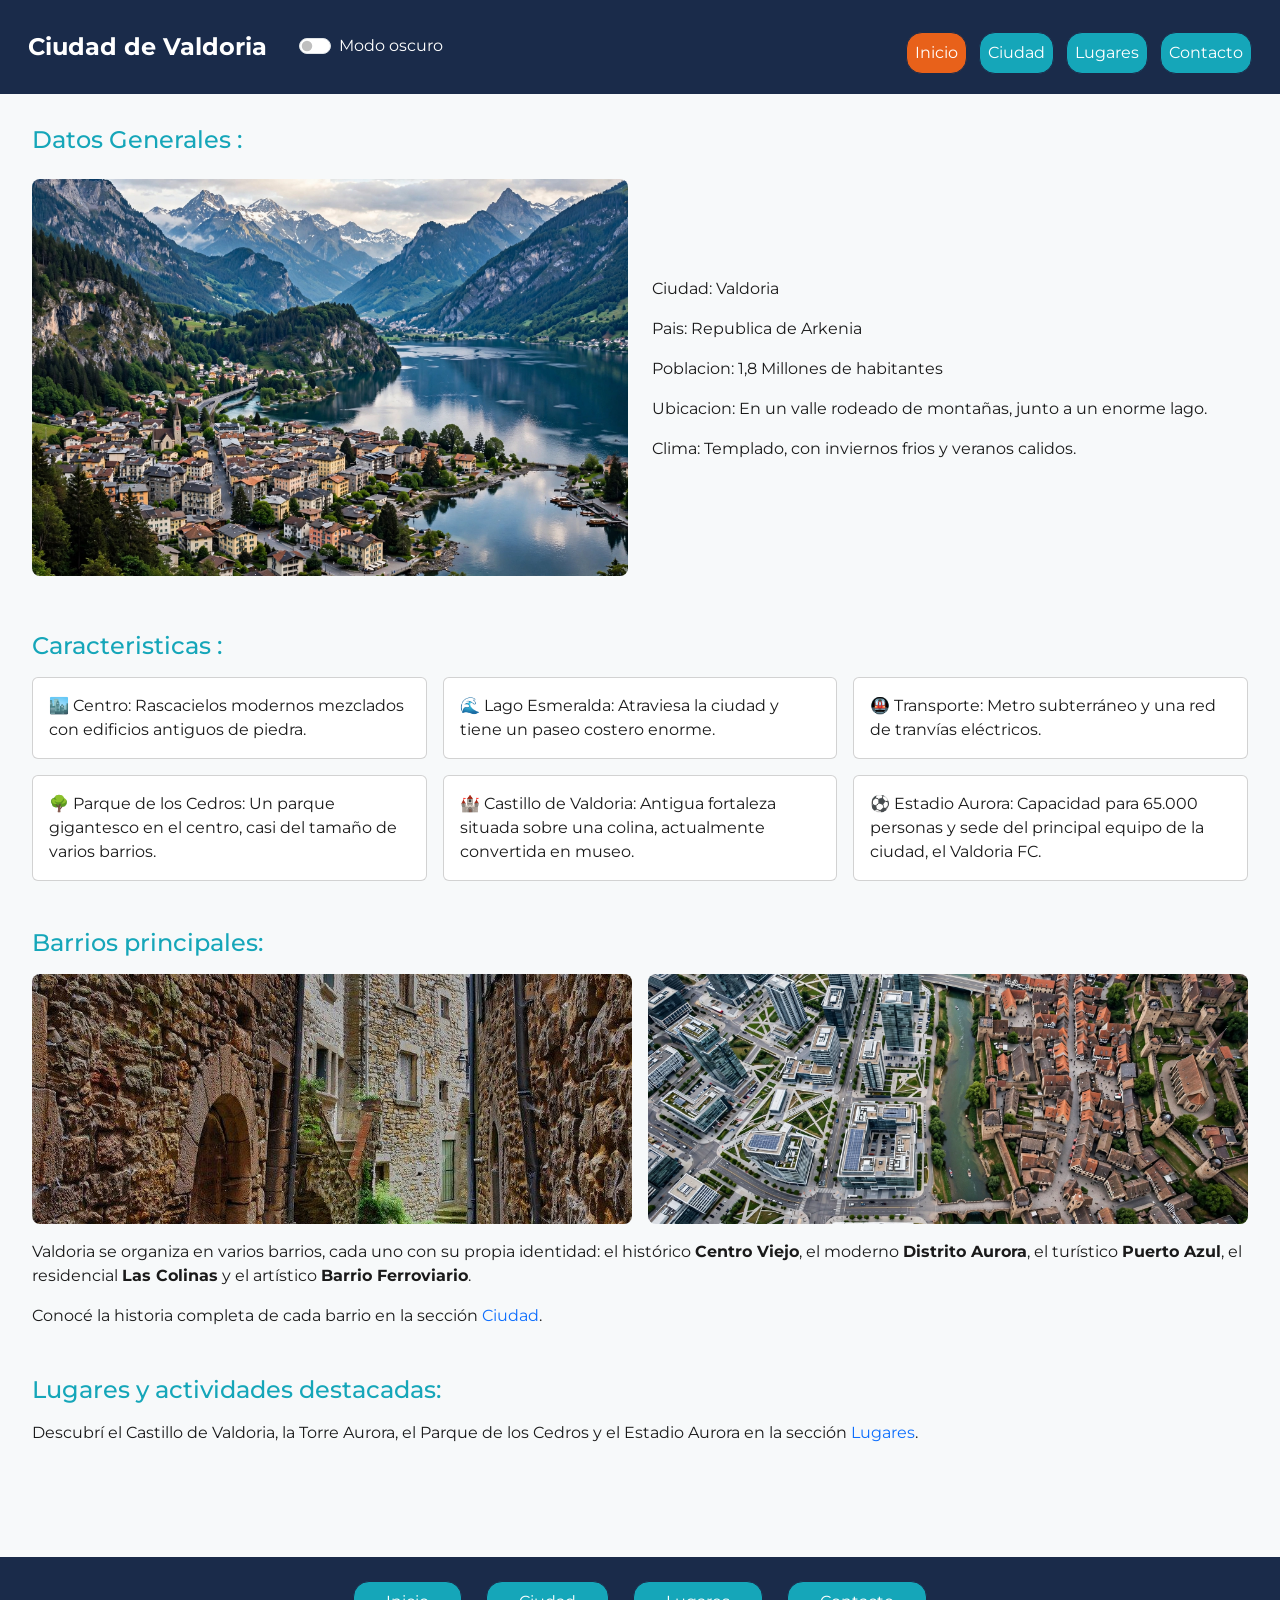
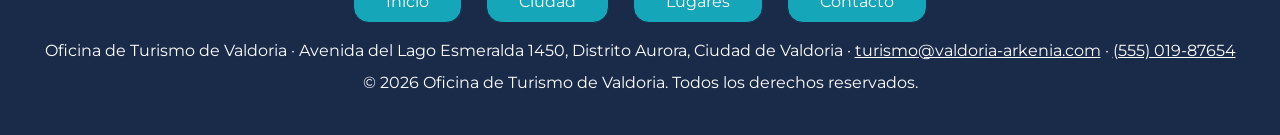
<file: index.html>
<!DOCTYPE html>
<html lang="es">
    <head>
        <meta charset="UTF-8">
        <meta name="viewport" content="width=device-width, initial-scale=1.0">
        <title>Valdoria | Inicio</title>
        <link rel="preconnect" href="https://fonts.googleapis.com">
        <link rel="preconnect" href="https://fonts.gstatic.com" crossorigin>
        <link href="https://fonts.googleapis.com/css2?family=Montserrat:ital,wght@0,100..900;1,100..900&family=Roboto:ital,wght@0,100..900;1,100..900&display=swap" rel="stylesheet">
        <link href="https://cdn.jsdelivr.net/npm/bootstrap@5.3.3/dist/css/bootstrap.min.css" rel="stylesheet">
        <link rel="stylesheet" href="CSS/estilos.css">
    </head>
    <body>
        <header>
            <nav class="navbar navbar-expand-lg navbar-dark" aria-label="Navegación principal">
                <div class="container-fluid">
                    <h1 class="m-0"><a class="navbar-brand" href="index.html">Ciudad de Valdoria</a></h1>
                    <div class="form-check form-switch text-white ms-3">
                        <input class="form-check-input" type="checkbox" role="switch" id="btn-modo">
                        <label class="form-check-label" for="btn-modo">Modo oscuro</label>
                    </div>
                    <button class="navbar-toggler" type="button" data-bs-toggle="collapse" data-bs-target="#menuPrincipal" aria-controls="menuPrincipal" aria-expanded="false" aria-label="Mostrar u ocultar el menú">
                        <span class="navbar-toggler-icon"></span>
                    </button>
                    <div class="collapse navbar-collapse" id="menuPrincipal">
                        <ul class="navbar-nav ms-auto mb-2 mb-lg-0">
                            <li class="nav-item"><a class="nav-link active" href="index.html" aria-current="page">Inicio</a></li>
                            <li class="nav-item"><a class="nav-link" href="ciudad.html">Ciudad</a></li>
                            <li class="nav-item"><a class="nav-link" href="lugares.html">Lugares</a></li>
                            <li class="nav-item"><a class="nav-link" href="contacto.html">Contacto</a></li>
                        </ul>
                    </div>
                </div>
            </nav>
        </header>
        <main>
            <section>
                <h2>Datos Generales :</h2>
                <div class="row g-4 align-items-center">
                    <div class="col-12 col-md-6">
                        <img class="img-fluid" src="Imagenes/img_de_prueba1.jpg" alt="Ciudad De Valdoria">
                    </div>
                    <div class="col-12 col-md-6">
                        <p>Ciudad: Valdoria</p>
                        <p>Pais: Republica de Arkenia</p>
                        <p>Poblacion: 1,8 Millones de habitantes</p>
                        <p>Ubicacion: En un valle rodeado de montañas, junto a un enorme lago.</p>
                        <p>Clima: Templado, con inviernos frios y veranos calidos.</p>
                    </div>
                </div>
            </section>
            <section>
                <h2>Caracteristicas :</h2>
                <div class="row row-cols-1 row-cols-md-2 row-cols-lg-3 g-3">
                    <div class="col">
                        <div class="card h-100">
                            <div class="card-body">
                                🏙️ Centro: Rascacielos modernos mezclados con edificios antiguos de piedra.
                            </div>
                        </div>
                    </div>
                    <div class="col">
                        <div class="card h-100">
                            <div class="card-body">
                                🌊 Lago Esmeralda: Atraviesa la ciudad y tiene un paseo costero enorme.
                            </div>
                        </div>
                    </div>
                    <div class="col">
                        <div class="card h-100">
                            <div class="card-body">
                                🚇 Transporte: Metro subterráneo y una red de tranvías eléctricos.
                            </div>
                        </div>
                    </div>
                    <div class="col">
                        <div class="card h-100">
                            <div class="card-body">
                                🌳 Parque de los Cedros: Un parque gigantesco en el centro, casi del tamaño de varios barrios.
                            </div>
                        </div>
                    </div>
                    <div class="col">
                        <div class="card h-100">
                            <div class="card-body">
                                🏰 Castillo de Valdoria: Antigua fortaleza situada sobre una colina, actualmente convertida en museo.
                            </div>
                        </div>
                    </div>
                    <div class="col">
                        <div class="card h-100">
                            <div class="card-body">
                                ⚽ Estadio Aurora: Capacidad para 65.000 personas y sede del principal equipo de la ciudad, el Valdoria FC.
                            </div>
                        </div>
                    </div>
                </div>
            </section>
            <section>
                <h2>Barrios principales:</h2>
                <div class="row row-cols-1 row-cols-md-2 g-3 mb-3">
                    <div class="col"><img class="img-uniforme" src="Imagenes/Centro-Viejo1.jpg" alt="Pasillos del Centro Viejo"></div>
                    <div class="col"><img class="img-uniforme" src="Imagenes/Distrito-Aurora1.jpg" alt="Distrito Aurora"></div>
                </div>
                <p>Valdoria se organiza en varios barrios, cada uno con su propia identidad: el histórico <strong>Centro Viejo</strong>, el moderno <strong>Distrito Aurora</strong>, el turístico <strong>Puerto Azul</strong>, el residencial <strong>Las Colinas</strong> y el artístico <strong>Barrio Ferroviario</strong>.</p>
                <p>Conocé la historia completa de cada barrio en la sección <a href="ciudad.html">Ciudad</a>.</p>
            </section>
            <section>
                <h2>Lugares y actividades destacadas:</h2>
                <p>Descubrí el Castillo de Valdoria, la Torre Aurora, el Parque de los Cedros y el Estadio Aurora en la sección <a href="lugares.html">Lugares</a>.</p>
            </section>
        </main>
        <footer>
            <nav aria-label="Navegación">
                <ul class="Menu">
                    <li class="OpcionMenu"><a href="index.html">Inicio</a></li>
                    <li class="OpcionMenu"><a href="ciudad.html">Ciudad</a></li>
                    <li class="OpcionMenu"><a href="lugares.html">Lugares</a></li>
                    <li class="OpcionMenu"><a href="contacto.html">Contacto</a></li>
                </ul>
            </nav>
            <address>
                Oficina de Turismo de Valdoria · Avenida del Lago Esmeralda 1450, Distrito Aurora, Ciudad de Valdoria ·
                <a href="mailto:turismo@valdoria-arkenia.com">turismo@valdoria-arkenia.com</a> ·
                <a href="tel:+55501987654">(555) 019-87654</a>
            </address>
            <p>© 2026 Oficina de Turismo de Valdoria. Todos los derechos reservados.</p>
        </footer>
        <script src="https://cdn.jsdelivr.net/npm/bootstrap@5.3.3/dist/js/bootstrap.bundle.min.js"></script>
        <script src="JavaScript/main.js"></script>
    </body>
</html>
</file>
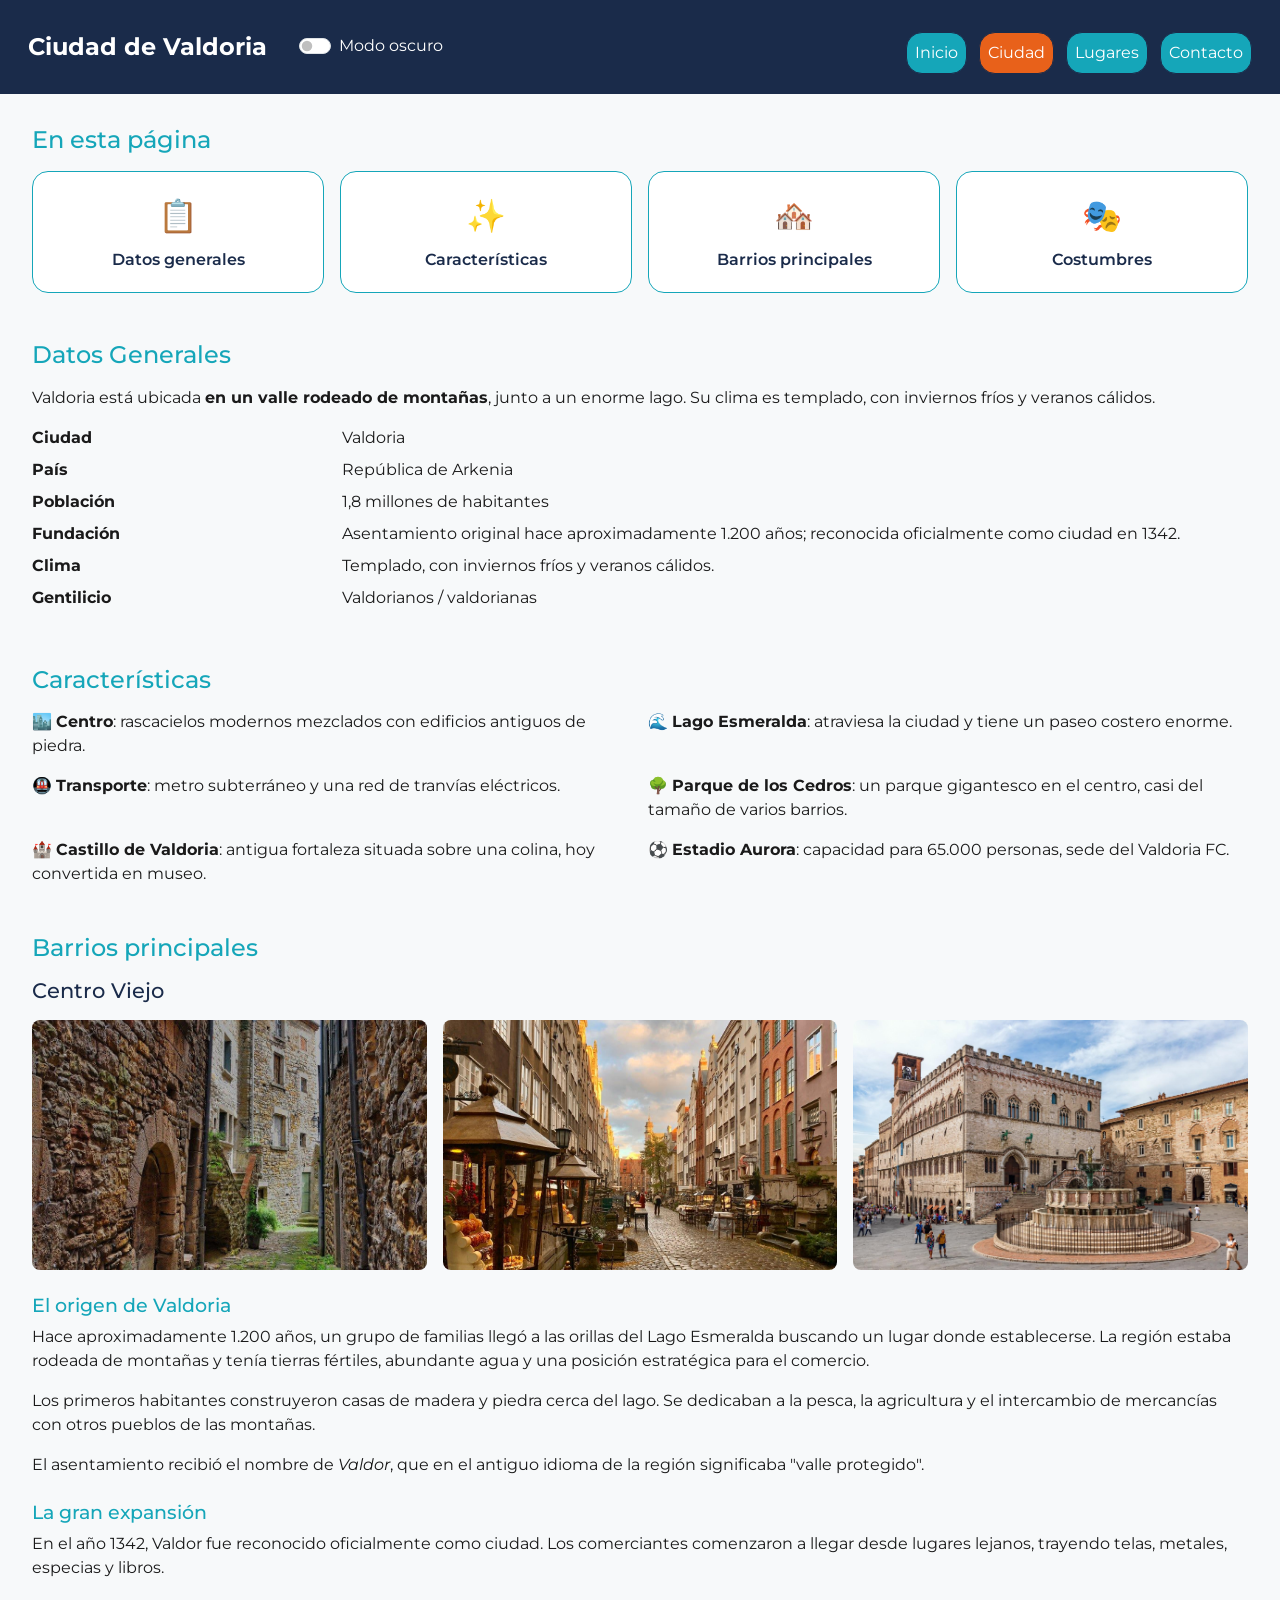
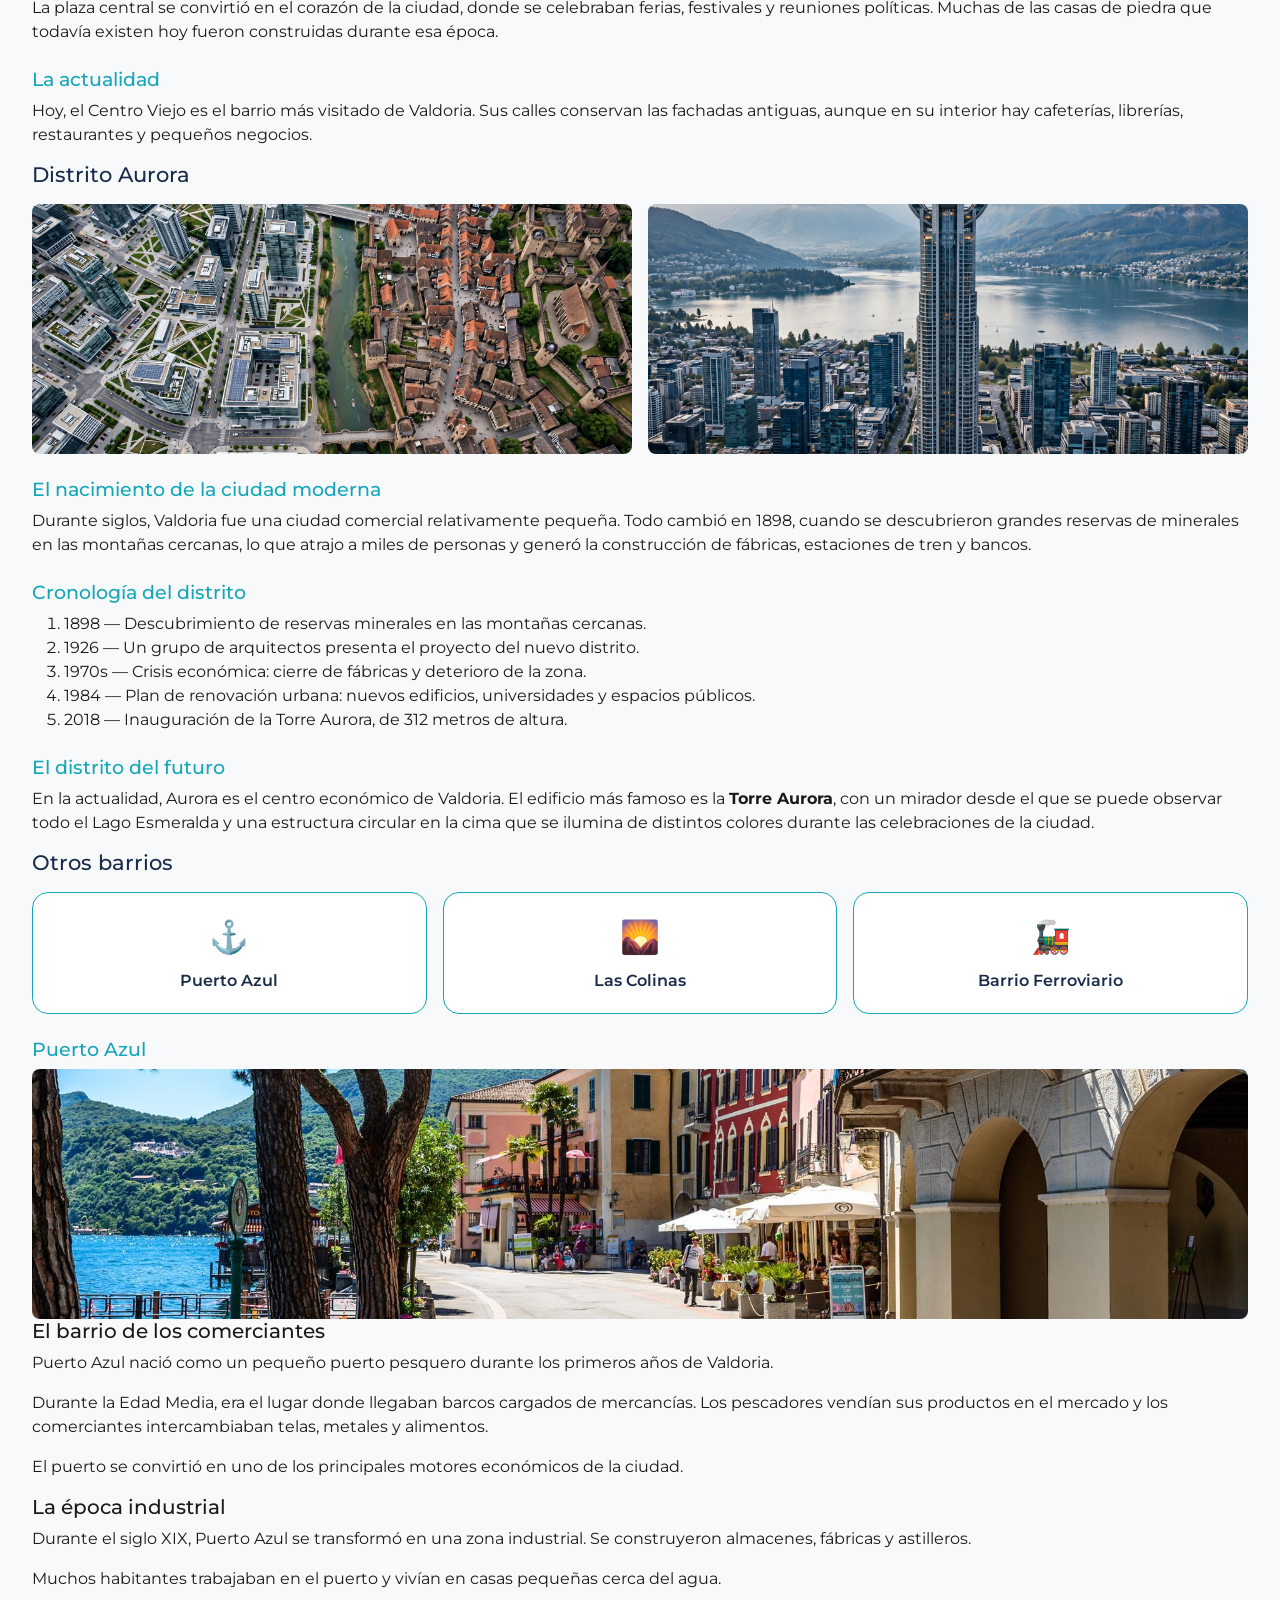
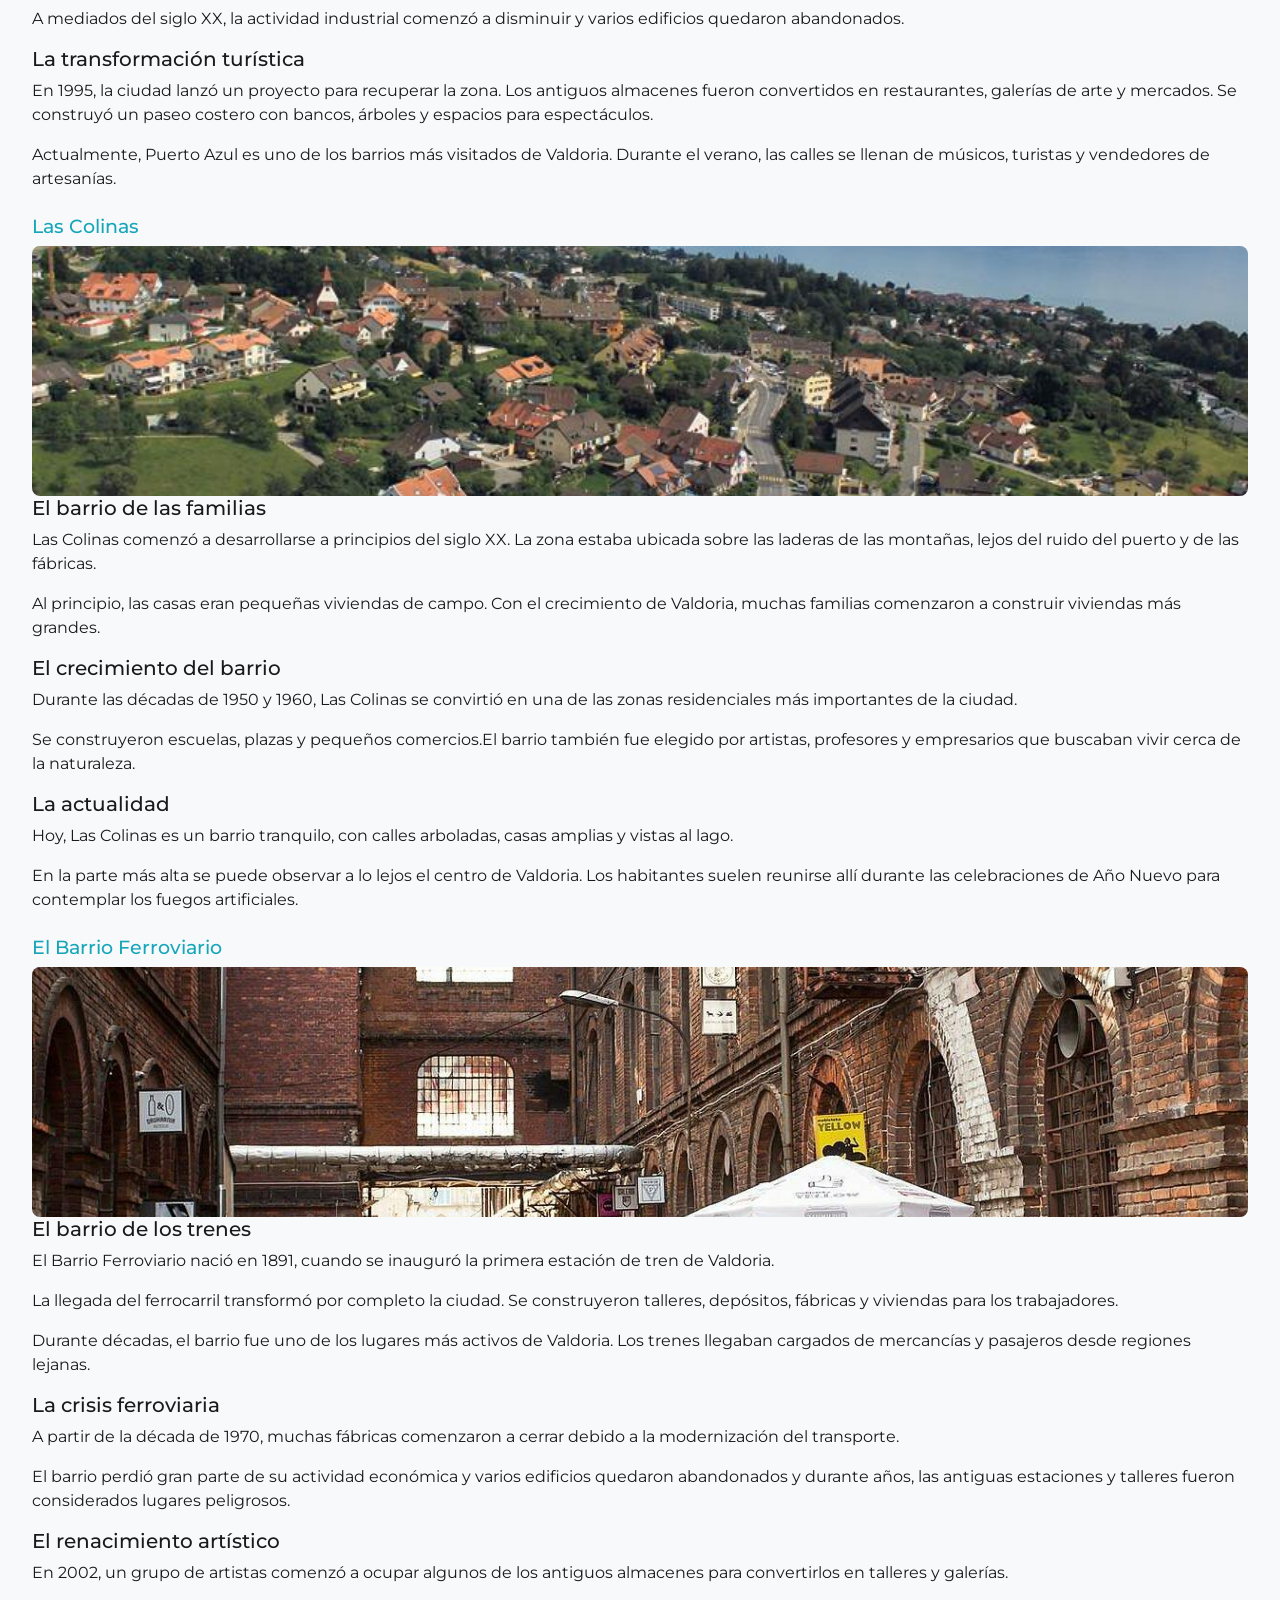
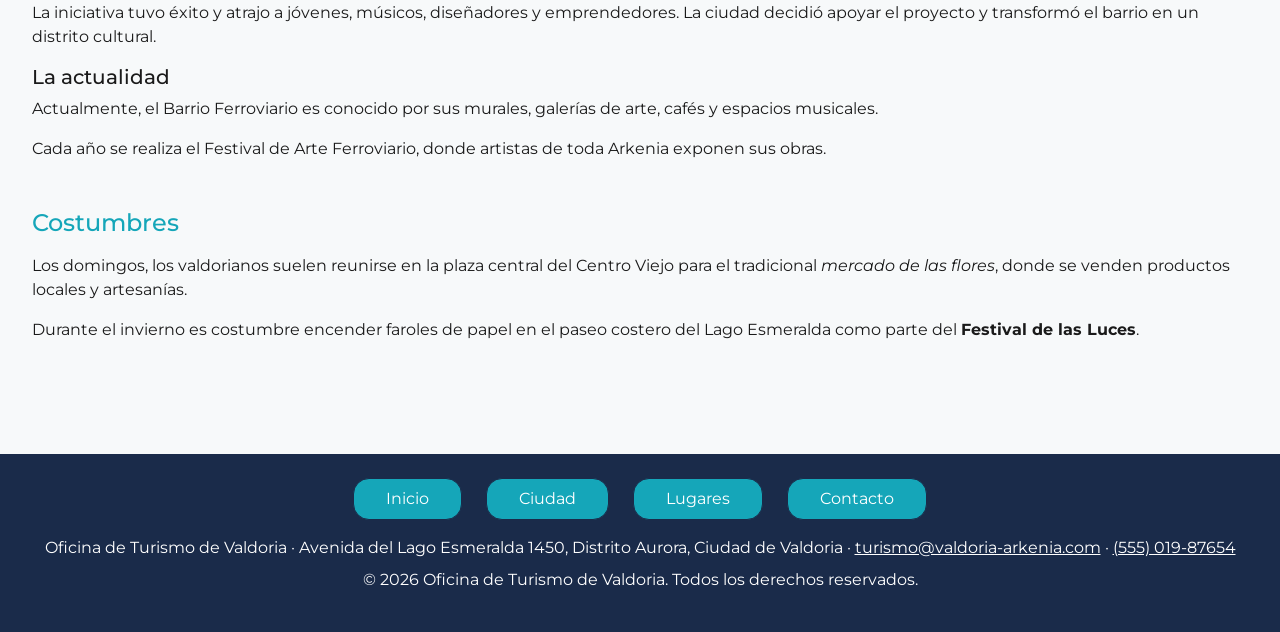
<file: ciudad.html>
<!DOCTYPE html>
<html lang="es">
    <head>
        <meta charset="UTF-8">
        <meta name="viewport" content="width=device-width, initial-scale=1.0">
        <title>Valdoria | Ciudad</title>
        <link rel="preconnect" href="https://fonts.googleapis.com">
        <link rel="preconnect" href="https://fonts.gstatic.com" crossorigin>
        <link href="https://fonts.googleapis.com/css2?family=Montserrat:ital,wght@0,100..900;1,100..900&family=Roboto:ital,wght@0,100..900;1,100..900&display=swap" rel="stylesheet">
        <link href="https://cdn.jsdelivr.net/npm/bootstrap@5.3.3/dist/css/bootstrap.min.css" rel="stylesheet">
        <link rel="stylesheet" href="CSS/estilos.css">
    </head>
    <body>
        <header>
            <nav class="navbar navbar-expand-lg navbar-dark" aria-label="Navegación principal">
                <div class="container-fluid">
                    <h1 class="m-0"><a class="navbar-brand" href="index.html">Ciudad de Valdoria</a></h1>
                    <div class="form-check form-switch text-white ms-3">
                        <input class="form-check-input" type="checkbox" role="switch" id="btn-modo">
                        <label class="form-check-label" for="btn-modo">Modo oscuro</label>
                    </div>
                    <button class="navbar-toggler" type="button" data-bs-toggle="collapse" data-bs-target="#menuPrincipal" aria-controls="menuPrincipal" aria-expanded="false" aria-label="Mostrar u ocultar el menú">
                        <span class="navbar-toggler-icon"></span>
                    </button>
                    <div class="collapse navbar-collapse" id="menuPrincipal">
                        <ul class="navbar-nav ms-auto mb-2 mb-lg-0">
                            <li class="nav-item"><a class="nav-link" href="index.html">Inicio</a></li>
                            <li class="nav-item"><a class="nav-link active" href="ciudad.html" aria-current="page">Ciudad</a></li>
                            <li class="nav-item"><a class="nav-link" href="lugares.html">Lugares</a></li>
                            <li class="nav-item"><a class="nav-link" href="contacto.html">Contacto</a></li>
                        </ul>
                    </div>
                </div>
            </nav>
        </header>
        <main>
            <section id="indice">
                <h2>En esta página</h2>
                <nav aria-label="Índice de la página">
                    <ul class="row row-cols-2 row-cols-md-4 g-3 list-unstyled">
                        <li class="col">
                            <a class="indice-tarjeta card h-100 text-center" href="#datos-generales">
                                <span class="indice-icono">📋</span>
                                <span>Datos generales</span>
                            </a>
                        </li>
                        <li class="col">
                            <a class="indice-tarjeta card h-100 text-center" href="#caracteristicas">
                                <span class="indice-icono">✨</span>
                                <span>Características</span>
                            </a>
                        </li>
                        <li class="col">
                            <a class="indice-tarjeta card h-100 text-center" href="#barrios">
                                <span class="indice-icono">🏘️</span>
                                <span>Barrios principales</span>
                            </a>
                        </li>
                        <li class="col">
                            <a class="indice-tarjeta card h-100 text-center" href="#costumbres">
                                <span class="indice-icono">🎭</span>
                                <span>Costumbres</span>
                            </a>
                        </li>
                    </ul>
                </nav>
            </section>
            <section id="datos-generales">
                <h2>Datos Generales</h2>
                <p>Valdoria está ubicada <strong>en un valle rodeado de montañas</strong>, junto a un enorme lago. Su clima es templado, con inviernos fríos y veranos cálidos.</p>
                <dl class="row">
                    <dt class="col-sm-3">Ciudad</dt>
                    <dd class="col-sm-9">Valdoria</dd>
                    <dt class="col-sm-3">País</dt>
                    <dd class="col-sm-9">República de Arkenia</dd>
                    <dt class="col-sm-3">Población</dt>
                    <dd class="col-sm-9">1,8 millones de habitantes</dd>
                    <dt class="col-sm-3">Fundación</dt>
                    <dd class="col-sm-9">Asentamiento original hace aproximadamente 1.200 años; reconocida oficialmente como ciudad en 1342.</dd>
                    <dt class="col-sm-3">Clima</dt>
                    <dd class="col-sm-9">Templado, con inviernos fríos y veranos cálidos.</dd>
                    <dt class="col-sm-3">Gentilicio</dt>
                    <dd class="col-sm-9">Valdorianos / valdorianas</dd>
                </dl>
            </section>
            <section id="caracteristicas">
                <h2>Características</h2>
                <ul class="row row-cols-1 row-cols-md-2 g-3 list-unstyled">
                    <li class="col">🏙️ <strong>Centro</strong>: rascacielos modernos mezclados con edificios antiguos de piedra.</li>
                    <li class="col">🌊 <strong>Lago Esmeralda</strong>: atraviesa la ciudad y tiene un paseo costero enorme.</li>
                    <li class="col">🚇 <strong>Transporte</strong>: metro subterráneo y una red de tranvías eléctricos.</li>
                    <li class="col">🌳 <strong>Parque de los Cedros</strong>: un parque gigantesco en el centro, casi del tamaño de varios barrios.</li>
                    <li class="col">🏰 <strong>Castillo de Valdoria</strong>: antigua fortaleza situada sobre una colina, hoy convertida en museo.</li>
                    <li class="col">⚽ <strong>Estadio Aurora</strong>: capacidad para 65.000 personas, sede del Valdoria FC.</li>
                </ul>
            </section>
            <section id="barrios">
                <h2>Barrios principales</h2>
                <article id="centro-viejo">
                    <h3>Centro Viejo</h3>
                    <div class="row row-cols-1 row-cols-md-3 g-3 mb-3">
                        <div class="col"><img class="img-uniforme" src="Imagenes/Centro-Viejo1.jpg" alt="Pasillos del Centro Viejo"></div>
                        <div class="col"><img class="img-uniforme" src="Imagenes/Centro-Viejo3.jpg" alt="Calles del Centro Viejo"></div>
                        <div class="col"><img class="img-uniforme" src="Imagenes/Centro-Viejo2.jpg" alt="Plaza del Centro Viejo"></div>
                    </div>
                    <h4>El origen de Valdoria</h4>
                    <p>Hace aproximadamente 1.200 años, un grupo de familias llegó a las orillas del Lago Esmeralda buscando un lugar donde establecerse. La región estaba rodeada de montañas y tenía tierras fértiles, abundante agua y una posición estratégica para el comercio.</p>
                    <p>Los primeros habitantes construyeron casas de madera y piedra cerca del lago. Se dedicaban a la pesca, la agricultura y el intercambio de mercancías con otros pueblos de las montañas.</p>
                    <p>El asentamiento recibió el nombre de <em>Valdor</em>, que en el antiguo idioma de la región significaba "valle protegido".</p>
                    <h4>La gran expansión</h4>
                    <p>En el año 1342, Valdor fue reconocido oficialmente como ciudad. Los comerciantes comenzaron a llegar desde lugares lejanos, trayendo telas, metales, especias y libros.</p>
                    <p>La plaza central se convirtió en el corazón de la ciudad, donde se celebraban ferias, festivales y reuniones políticas. Muchas de las casas de piedra que todavía existen hoy fueron construidas durante esa época.</p>
                    <h4>La actualidad</h4>
                    <p>Hoy, el Centro Viejo es el barrio más visitado de Valdoria. Sus calles conservan las fachadas antiguas, aunque en su interior hay cafeterías, librerías, restaurantes y pequeños negocios.</p>
                </article>
                <article id="distrito-aurora">
                    <h3>Distrito Aurora</h3>
                    <div class="row row-cols-1 row-cols-md-2 g-3 mb-3">
                        <div class="col"><img class="img-uniforme" src="Imagenes/Distrito-Aurora1.jpg" alt="Vista del Distrito Aurora"></div>
                        <div class="col"><img class="img-uniforme" src="Imagenes/Distrito-Aurora2.jpg" alt="Torre Aurora"></div>
                    </div>
                    <h4>El nacimiento de la ciudad moderna</h4>
                    <p>Durante siglos, Valdoria fue una ciudad comercial relativamente pequeña. Todo cambió en 1898, cuando se descubrieron grandes reservas de minerales en las montañas cercanas, lo que atrajo a miles de personas y generó la construcción de fábricas, estaciones de tren y bancos.</p>
                    <h4>Cronología del distrito</h4>
                    <ol>
                        <li>1898 — Descubrimiento de reservas minerales en las montañas cercanas.</li>
                        <li>1926 — Un grupo de arquitectos presenta el proyecto del nuevo distrito.</li>
                        <li>1970s — Crisis económica: cierre de fábricas y deterioro de la zona.</li>
                        <li>1984 — Plan de renovación urbana: nuevos edificios, universidades y espacios públicos.</li>
                        <li>2018 — Inauguración de la Torre Aurora, de 312 metros de altura.</li>
                    </ol>
                    <h4>El distrito del futuro</h4>
                    <p>En la actualidad, Aurora es el centro económico de Valdoria. El edificio más famoso es la <strong>Torre Aurora</strong>, con un mirador desde el que se puede observar todo el Lago Esmeralda y una estructura circular en la cima que se ilumina de distintos colores durante las celebraciones de la ciudad.</p>
                </article>
                <article id="otros-barrios">
                    <h3>Otros barrios</h3>
                    <nav aria-label="Menú de otros barrios">
                        <ul class="row row-cols-1 row-cols-sm-3 g-3 list-unstyled mb-4">
                            <li class="col">
                                <a class="indice-tarjeta card h-100 text-center" href="#Puerto">
                                    <span class="indice-icono">⚓</span>
                                    <span>Puerto Azul</span>
                                </a>
                            </li>
                            <li class="col">
                                <a class="indice-tarjeta card h-100 text-center" href="#Colinas">
                                    <span class="indice-icono">🌄</span>
                                    <span>Las Colinas</span>
                                </a>
                            </li>
                            <li class="col">
                                <a class="indice-tarjeta card h-100 text-center" href="#BarrioF">
                                    <span class="indice-icono">🚂</span>
                                    <span>Barrio Ferroviario</span>
                                </a>
                            </li>
                        </ul>
                    </nav>
                    <div>
                        <h4 id="Puerto">Puerto Azul</h4>
                        <img class="img-uniforme" src="Imagenes/Puerto-Azul1.jpg" alt="Vistas del Puerto Azul">
                        <h5>El barrio de los comerciantes</h5>
                        <p>Puerto Azul nació como un pequeño puerto pesquero durante los primeros años de Valdoria.</p>
                        <p>Durante la Edad Media, era el lugar donde llegaban barcos cargados de mercancías. Los pescadores vendían sus productos en el mercado y los comerciantes intercambiaban telas, metales y alimentos.</p>
                        <p>El puerto se convirtió en uno de los principales motores económicos de la ciudad.</p>
                        <h5>La época industrial</h5>
                        <p>Durante el siglo XIX, Puerto Azul se transformó en una zona industrial. Se construyeron almacenes, fábricas y astilleros.</p>
                        <p>Muchos habitantes trabajaban en el puerto y vivían en casas pequeñas cerca del agua.</p>
                        <p>A mediados del siglo XX, la actividad industrial comenzó a disminuir y varios edificios quedaron abandonados.</p>
                        <h5>La transformación turística</h5>
                        <p>En 1995, la ciudad lanzó un proyecto para recuperar la zona. Los antiguos almacenes fueron convertidos en restaurantes, galerías de arte y mercados. Se construyó un paseo costero con bancos, árboles y espacios para espectáculos.</p>
                        <p>Actualmente, Puerto Azul es uno de los barrios más visitados de Valdoria. Durante el verano, las calles se llenan de músicos, turistas y vendedores de artesanías.</p>
                    </div>
                    <div>
                        <h4 id="Colinas">Las Colinas</h4>
                        <img class="img-uniforme" src="Imagenes/Las-Colinas1.jpg" alt="Vistas de Las Colinas">
                        <h5>El barrio de las familias</h5>
                        <p>Las Colinas comenzó a desarrollarse a principios del siglo XX. La zona estaba ubicada sobre las laderas de las montañas, lejos del ruido del puerto y de las fábricas.</p>
                        <p>Al principio, las casas eran pequeñas viviendas de campo. Con el crecimiento de Valdoria, muchas familias comenzaron a construir viviendas más grandes.</p>
                        <h5>El crecimiento del barrio</h5>
                        <p>Durante las décadas de 1950 y 1960, Las Colinas se convirtió en una de las zonas residenciales más importantes de la ciudad. </p>
                        <p>Se construyeron escuelas, plazas y pequeños comercios.El barrio también fue elegido por artistas, profesores y empresarios que buscaban vivir cerca de la naturaleza.</p>
                        <h5>La actualidad</h5>
                        <p>Hoy, Las Colinas es un barrio tranquilo, con calles arboladas, casas amplias y vistas al lago.</p>
                        <p>En la parte más alta se puede observar a lo lejos el centro de Valdoria. Los habitantes suelen reunirse allí durante las celebraciones de Año Nuevo para contemplar los fuegos artificiales.</p>
                    </div>
                    <div>
                        <h4 id="BarrioF">El Barrio Ferroviario</h4>
                        <img class="img-uniforme" src="Imagenes/Barrio-Ferroviario1.jpg" alt="Vista de las calles del Barrio Ferroviario">
                        <h5>El barrio de los trenes</h5>
                        <p>El Barrio Ferroviario nació en 1891, cuando se inauguró la primera estación de tren de Valdoria.</p>
                        <p>La llegada del ferrocarril transformó por completo la ciudad. Se construyeron talleres, depósitos, fábricas y viviendas para los trabajadores.</p>
                        <p>Durante décadas, el barrio fue uno de los lugares más activos de Valdoria. Los trenes llegaban cargados de mercancías y pasajeros desde regiones lejanas.</p>
                        <h5>La crisis ferroviaria</h5>
                        <p>A partir de la década de 1970, muchas fábricas comenzaron a cerrar debido a la modernización del transporte.</p>
                        <p>El barrio perdió gran parte de su actividad económica y varios edificios quedaron abandonados y durante años, las antiguas estaciones y talleres fueron considerados lugares peligrosos.</p>
                        <h5>El renacimiento artístico</h5>
                        <p>En 2002, un grupo de artistas comenzó a ocupar algunos de los antiguos almacenes para convertirlos en talleres y galerías.</p>
                        <p>La iniciativa tuvo éxito y atrajo a jóvenes, músicos, diseñadores y emprendedores. La ciudad decidió apoyar el proyecto y transformó el barrio en un distrito cultural.</p>
                        <h5>La actualidad</h5>
                        <p>Actualmente, el Barrio Ferroviario es conocido por sus murales, galerías de arte, cafés y espacios musicales.</p>
                        <p>Cada año se realiza el Festival de Arte Ferroviario, donde artistas de toda Arkenia exponen sus obras.</p>
                    </div>
                </article>
            </section>
            <section id="costumbres">
                <h2>Costumbres</h2>
                <p>Los domingos, los valdorianos suelen reunirse en la plaza central del Centro Viejo para el tradicional <em>mercado de las flores</em>, donde se venden productos locales y artesanías.</p>
                <p>Durante el invierno es costumbre encender faroles de papel en el paseo costero del Lago Esmeralda como parte del <strong>Festival de las Luces</strong>.</p>
            </section>
        </main>
        <footer>
            <nav aria-label="Navegación">
                <ul class="Menu">
                    <li class="OpcionMenu"><a href="index.html">Inicio</a></li>
                    <li class="OpcionMenu"><a href="ciudad.html">Ciudad</a></li>
                    <li class="OpcionMenu"><a href="lugares.html">Lugares</a></li>
                    <li class="OpcionMenu"><a href="contacto.html">Contacto</a></li>
                </ul>
            </nav>
            <address>
                Oficina de Turismo de Valdoria · Avenida del Lago Esmeralda 1450, Distrito Aurora, Ciudad de Valdoria ·
                <a href="mailto:turismo@valdoria-arkenia.com">turismo@valdoria-arkenia.com</a> ·
                <a href="tel:+55501987654">(555) 019-87654</a>
            </address>
            <p>© 2026 Oficina de Turismo de Valdoria. Todos los derechos reservados.</p>
        </footer>
        <script src="https://cdn.jsdelivr.net/npm/bootstrap@5.3.3/dist/js/bootstrap.bundle.min.js"></script>
        <script src="JavaScript/main.js"></script>
    </body>
</html>
</file>
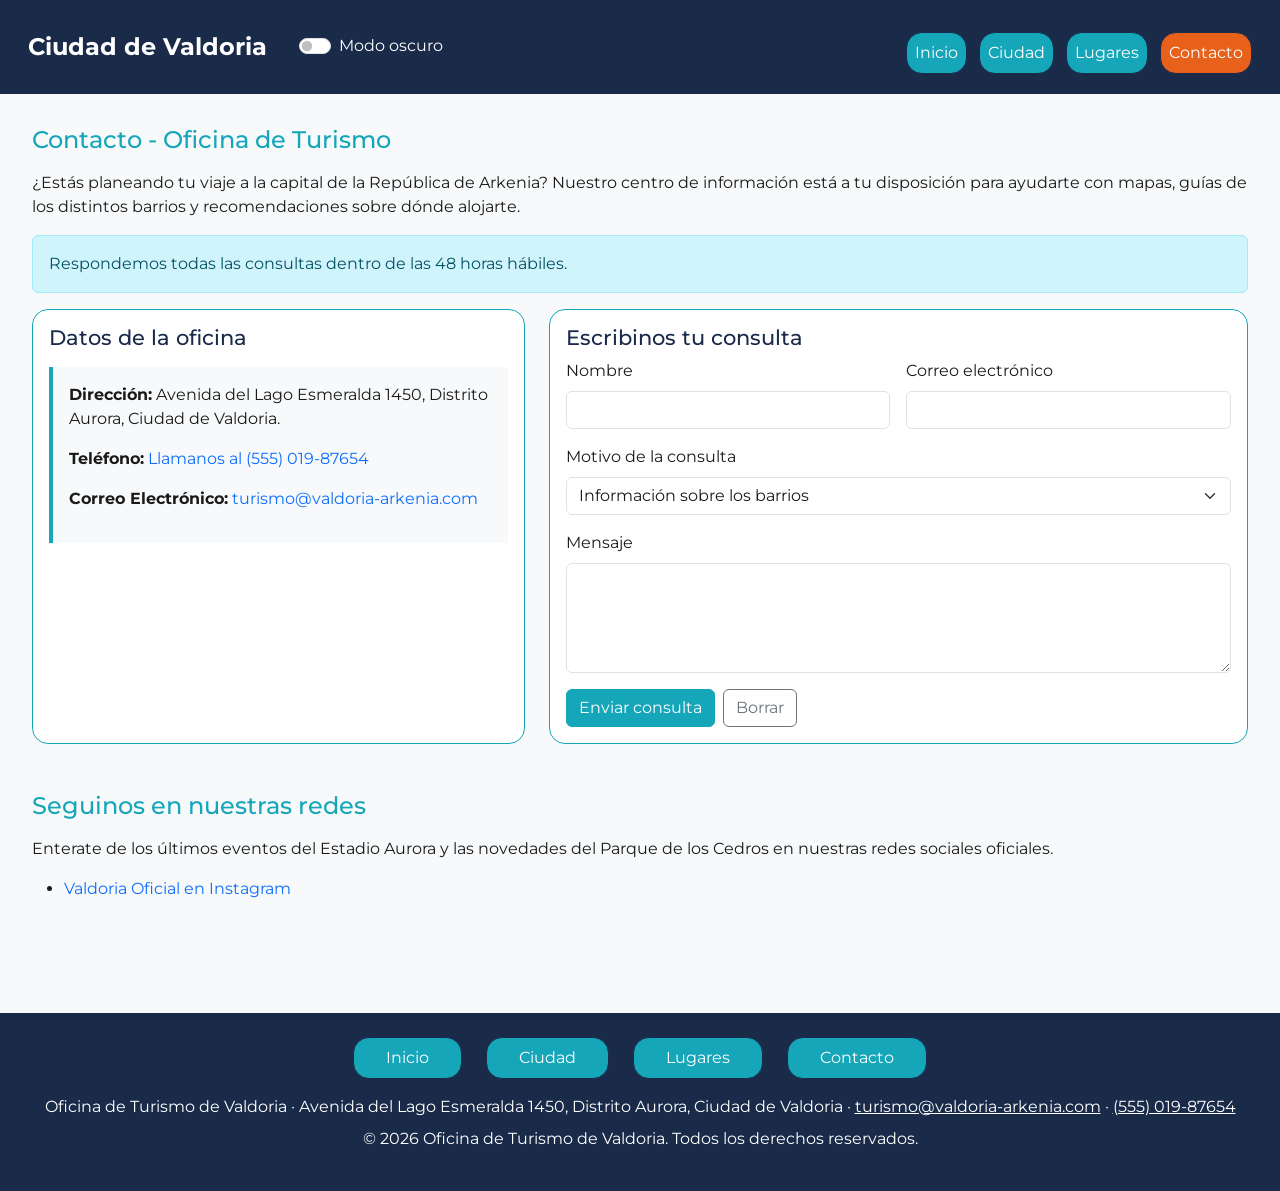
<file: contacto.html>
<!DOCTYPE html>
<html lang="es">
    <head>
        <meta charset="UTF-8">
        <meta name="viewport" content="width=device-width, initial-scale=1.0">
        <title>Valdoria | Contacto</title>
        <link rel="preconnect" href="https://fonts.googleapis.com">
        <link rel="preconnect" href="https://fonts.gstatic.com" crossorigin>
        <link href="https://fonts.googleapis.com/css2?family=Montserrat:ital,wght@0,100..900;1,100..900&family=Roboto:ital,wght@0,100..900;1,100..900&display=swap" rel="stylesheet">
        <link href="https://cdn.jsdelivr.net/npm/bootstrap@5.3.3/dist/css/bootstrap.min.css" rel="stylesheet">
        <link rel="stylesheet" href="CSS/estilos.css">
    </head>
    <body>
        <header>
            <nav class="navbar navbar-expand-lg navbar-dark" aria-label="Navegación principal">
                <div class="container-fluid">
                    <h1 class="m-0"><a class="navbar-brand" href="index.html">Ciudad de Valdoria</a></h1>
                    <div class="form-check form-switch text-white ms-3">
                        <input class="form-check-input" type="checkbox" role="switch" id="btn-modo" autocomplete="off">
                        <label class="form-check-label" for="btn-modo">Modo oscuro</label>
                    </div>
                    <button class="navbar-toggler" type="button" data-bs-toggle="collapse" data-bs-target="#menuPrincipal" aria-controls="menuPrincipal" aria-expanded="false" aria-label="Mostrar u ocultar el menú">
                        <span class="navbar-toggler-icon"></span>
                    </button>
                    <div class="collapse navbar-collapse" id="menuPrincipal">
                        <ul class="navbar-nav ms-auto mb-2 mb-lg-0">
                        <li class="nav-item"><a class="nav-link" href="index.html">Inicio</a></li>
                        <li class="nav-item"><a class="nav-link" href="ciudad.html">Ciudad</a></li>
                        <li class="nav-item"><a class="nav-link" href="lugares.html">Lugares</a></li>
                        <li class="nav-item"><a class="nav-link active" href="contacto.html" aria-current="page">Contacto</a></li>
                        </ul>
                    </div>
                </div>
            </nav>
        </header>

        <main>
            <section id="contacto">
                <h2>Contacto - Oficina de Turismo</h2>
                <p>¿Estás planeando tu viaje a la capital de la República de Arkenia? Nuestro centro de información está a tu disposición para ayudarte con mapas, guías de los distintos barrios y recomendaciones sobre dónde alojarte.</p>

                <div class="alert alert-info" role="alert">
                    Respondemos todas las consultas dentro de las 48 horas hábiles.
                </div>

                <div class="container-fluid px-0">
                    <div class="row g-4">
                        <div class="col-12 col-lg-5">
                            <div class="card h-100">
                                <div class="card-body">
                                    <h3 class="card-title">Datos de la oficina</h3>
                                    <address>
                                        <p><strong>Dirección:</strong> Avenida del Lago Esmeralda 1450, Distrito Aurora, Ciudad de Valdoria.</p>
                                        <p><strong>Teléfono:</strong> <a href="tel:+55501987654">Llamanos al (555) 019-87654</a></p>
                                        <p><strong>Correo Electrónico:</strong> <a href="mailto:turismo@valdoria-arkenia.com">turismo@valdoria-arkenia.com</a></p>
                                    </address>
                                </div>
                            </div>
                        </div>

                        <div class="col-12 col-lg-7">
                            <div class="card h-100">
                                <div class="card-body">
                                    <h3 class="card-title">Escribinos tu consulta</h3>
                                    <form id="formulario" action="mailto:turismo@valdoria-arkenia.com" method="post" enctype="text/plain" novalidate>
                                        <div class="row g-3">
                                            <div class="col-12 col-md-6">
                                                <label for="nombre" class="form-label">Nombre</label>
                                                <input type="text" class="form-control" id="nombre" name="nombre" required>
                                            </div>
                                            <div class="col-12 col-md-6">
                                                <label for="email" class="form-label">Correo electrónico</label>
                                                <input type="email" class="form-control" id="email" name="email" required>
                                            </div>
                                            <div class="col-12">
                                                <label for="motivo" class="form-label">Motivo de la consulta</label>
                                                <select class="form-select" id="motivo" name="motivo">
                                                    <option value="barrios">Información sobre los barrios</option>
                                                    <option value="lugares">Lugares y actividades</option>
                                                    <option value="alojamiento">Alojamiento</option>
                                                    <option value="otro">Otro</option>
                                                </select>
                                            </div>
                                            <div class="col-12">
                                                <label for="mensaje" class="form-label">Mensaje</label>
                                                <textarea class="form-control" id="mensaje" name="mensaje" rows="4" required></textarea>
                                            </div>
                                            <div class="col-12 d-flex gap-2">
                                                <button type="submit" class="btn btn-primary">Enviar consulta</button>
                                                <button type="reset" class="btn btn-outline-secondary">Borrar</button>
                                            </div>
                                        </div>
                                    </form>
                                    <div id="respuesta-formulario" role="status"></div>
                                    <div id="resultado-html"></div>
                                </div>
                            </div>
                        </div>
                    </div>
                </div>
            </section>

            <section>
                <h2>Seguinos en nuestras redes</h2>
                <p>Enterate de los últimos eventos del Estadio Aurora y las novedades del Parque de los Cedros en nuestras redes sociales oficiales.</p>
                <ul>
                    <li>
                        <a href="https://instagram.com" target="_blank" rel="noopener noreferrer">
                            Valdoria Oficial en Instagram
                        </a>
                    </li>
                </ul>
            </section>
        </main>

        <footer>
            <nav aria-label="Navegación">
                <ul class="Menu">
                    <li class="OpcionMenu"><a href="index.html">Inicio</a></li>
                    <li class="OpcionMenu"><a href="ciudad.html">Ciudad</a></li>
                    <li class="OpcionMenu"><a href="lugares.html">Lugares</a></li>
                    <li class="OpcionMenu"><a href="contacto.html">Contacto</a></li>
                </ul>
            </nav>
            <address>
                Oficina de Turismo de Valdoria · Avenida del Lago Esmeralda 1450, Distrito Aurora, Ciudad de Valdoria ·
                <a href="mailto:turismo@valdoria-arkenia.com">turismo@valdoria-arkenia.com</a> ·
                <a href="tel:+55501987654">(555) 019-87654</a>
            </address>
            <p>© 2026 Oficina de Turismo de Valdoria. Todos los derechos reservados.</p>
        </footer>
        <script src="https://cdn.jsdelivr.net/npm/bootstrap@5.3.3/dist/js/bootstrap.bundle.min.js"></script>
        <script src="JavaScript/main.js"></script>
    </body>
</html>
</file>
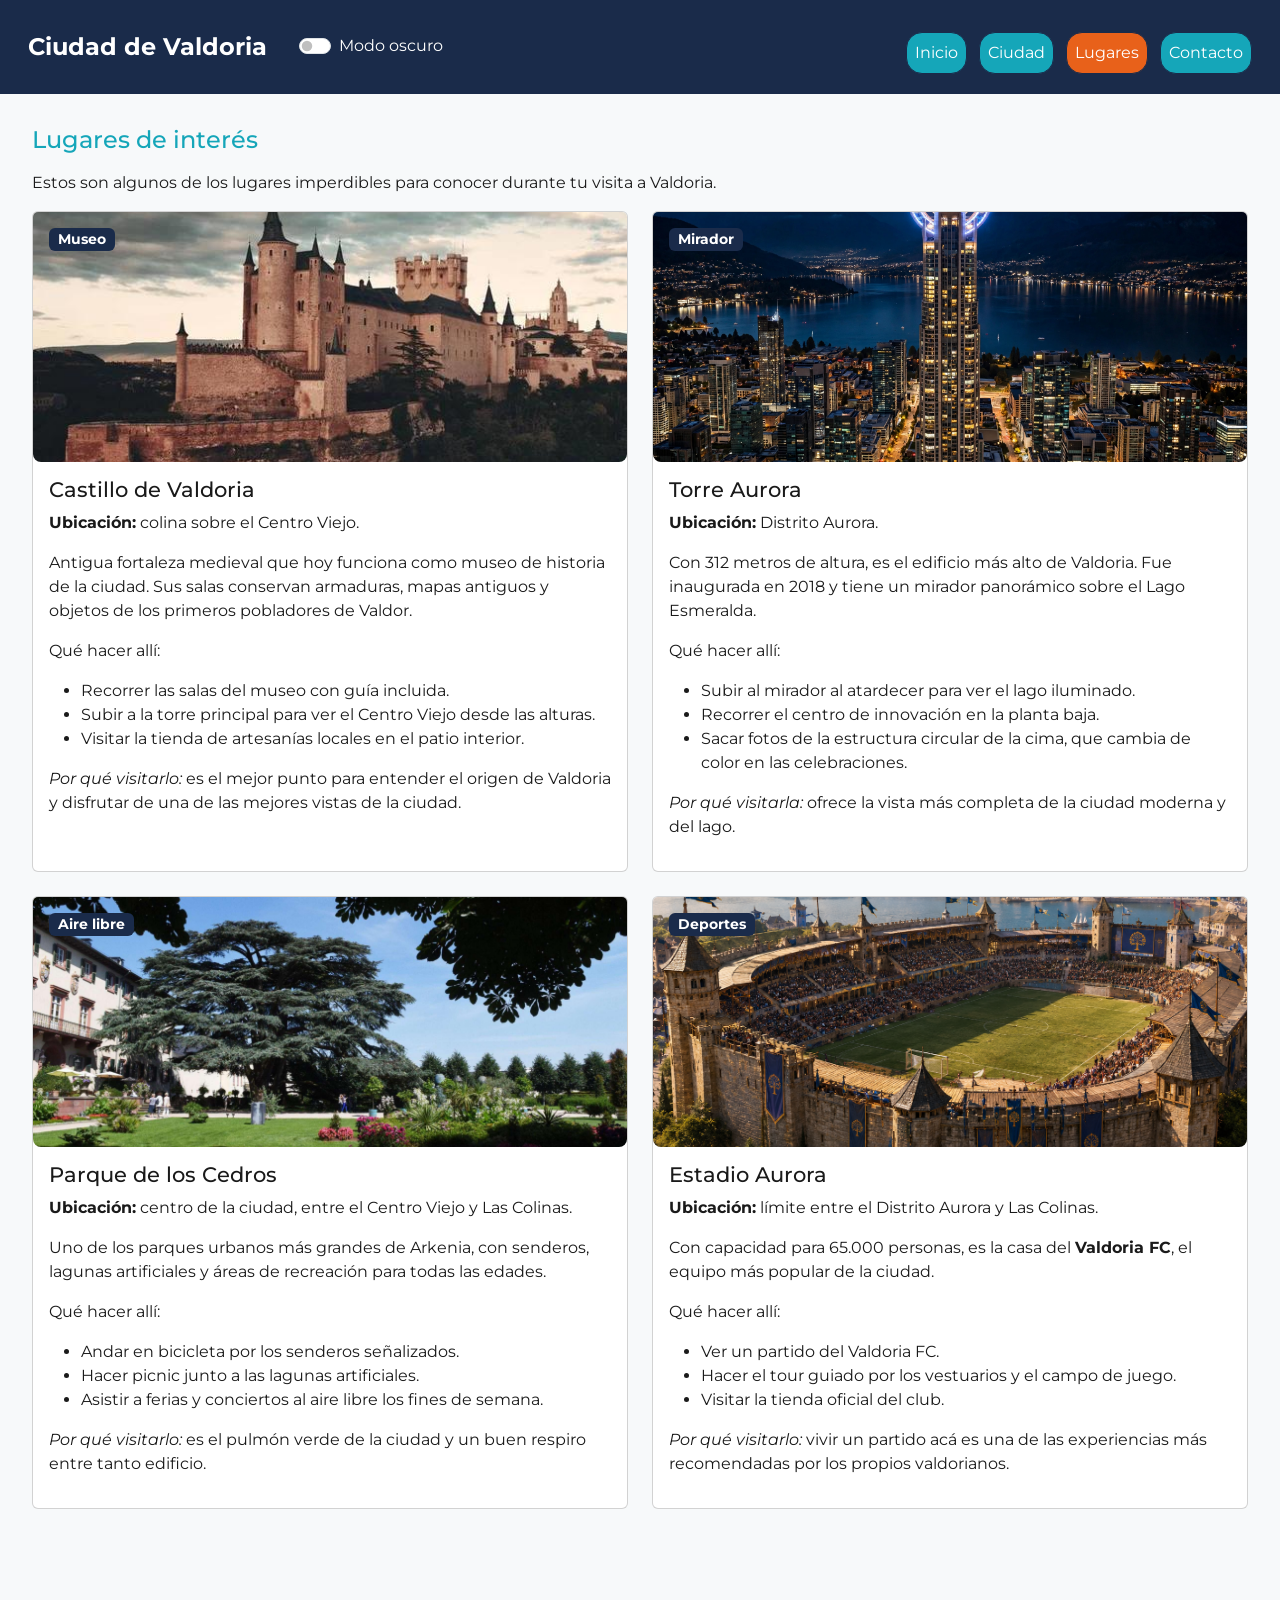
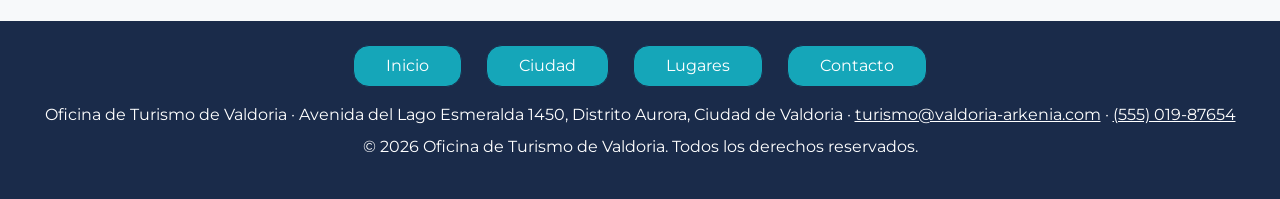
<file: lugares.html>
<!DOCTYPE html>
<html lang="es">
    <head>
        <meta charset="UTF-8">
        <meta name="viewport" content="width=device-width, initial-scale=1.0">
        <title>Valdoria | Lugares</title>
        <link rel="preconnect" href="https://fonts.googleapis.com">
        <link rel="preconnect" href="https://fonts.gstatic.com" crossorigin>
        <link href="https://fonts.googleapis.com/css2?family=Montserrat:ital,wght@0,100..900;1,100..900&family=Roboto:ital,wght@0,100..900;1,100..900&display=swap" rel="stylesheet">
        <link href="https://cdn.jsdelivr.net/npm/bootstrap@5.3.3/dist/css/bootstrap.min.css" rel="stylesheet">
        <link rel="stylesheet" href="CSS/estilos.css">
    </head>
    <body>
        <header>
            <nav class="navbar navbar-expand-lg navbar-dark" aria-label="Navegación principal">
                <div class="container-fluid">
                    <h1 class="m-0"><a class="navbar-brand" href="index.html">Ciudad de Valdoria</a></h1>
                    <div class="form-check form-switch text-white ms-3">
                        <input class="form-check-input" type="checkbox" role="switch" id="btn-modo">
                        <label class="form-check-label" for="btn-modo">Modo oscuro</label>
                    </div>
                    <button class="navbar-toggler" type="button" data-bs-toggle="collapse" data-bs-target="#menuPrincipal" aria-controls="menuPrincipal" aria-expanded="false" aria-label="Mostrar u ocultar el menú">
                        <span class="navbar-toggler-icon"></span>
                    </button>
                    <div class="collapse navbar-collapse" id="menuPrincipal">
                        <ul class="navbar-nav ms-auto mb-2 mb-lg-0">
                            <li class="nav-item"><a class="nav-link" href="index.html">Inicio</a></li>
                            <li class="nav-item"><a class="nav-link" href="ciudad.html">Ciudad</a></li>
                            <li class="nav-item"><a class="nav-link active" href="lugares.html" aria-current="page">Lugares</a></li>
                            <li class="nav-item"><a class="nav-link" href="contacto.html">Contacto</a></li>
                        </ul>
                    </div>
                </div>
            </nav>
        </header>
        <main>
            <section id="lugares-de-interes">
                <h2>Lugares de interés</h2>
                <p>Estos son algunos de los lugares imperdibles para conocer durante tu visita a Valdoria.</p>
                <div class="row row-cols-1 row-cols-lg-2 g-4">
                    <div class="col">
                        <article id="castillo-de-valdoria" class="card tarjeta-lugar h-100">
                            <div class="imagen-etiquetada">
                                <img class="card-img-top img-uniforme" src="Imagenes/Castillo1.jpg" alt="Castillo de Valdoria">
                                <span class="badge etiqueta-imagen">Museo</span>
                            </div>
                            <div class="card-body">
                                <h3 class="card-title">Castillo de Valdoria</h3>
                                <p><strong>Ubicación:</strong> colina sobre el Centro Viejo.</p>
                                <p>Antigua fortaleza medieval que hoy funciona como museo de historia de la ciudad. Sus salas conservan armaduras, mapas antiguos y objetos de los primeros pobladores de Valdor.</p>
                                <p>Qué hacer allí:</p>
                                <ul>
                                    <li>Recorrer las salas del museo con guía incluida.</li>
                                    <li>Subir a la torre principal para ver el Centro Viejo desde las alturas.</li>
                                    <li>Visitar la tienda de artesanías locales en el patio interior.</li>
                                </ul>
                                <p><em>Por qué visitarlo:</em> es el mejor punto para entender el origen de Valdoria y disfrutar de una de las mejores vistas de la ciudad.</p>
                            </div>
                        </article>
                    </div>
                    <div class="col">
                        <article id="torre-aurora" class="card tarjeta-lugar h-100">
                            <div class="imagen-etiquetada">
                                <img class="card-img-top img-uniforme" src="Imagenes/Torre-Aurora2.jpg" alt="Torre Aurora">
                                <span class="badge etiqueta-imagen">Mirador</span>
                            </div>
                            <div class="card-body">
                                <h3 class="card-title">Torre Aurora</h3>
                                <p><strong>Ubicación:</strong> Distrito Aurora.</p>
                                <p>Con 312 metros de altura, es el edificio más alto de Valdoria. Fue inaugurada en 2018 y tiene un mirador panorámico sobre el Lago Esmeralda.</p>
                                <p>Qué hacer allí:</p>
                                <ul>
                                    <li>Subir al mirador al atardecer para ver el lago iluminado.</li>
                                    <li>Recorrer el centro de innovación en la planta baja.</li>
                                    <li>Sacar fotos de la estructura circular de la cima, que cambia de color en las celebraciones.</li>
                                </ul>
                                <p><em>Por qué visitarla:</em> ofrece la vista más completa de la ciudad moderna y del lago.</p>
                            </div>
                        </article>
                    </div>
                    <div class="col">
                        <article id="parque-de-los-cedros" class="card tarjeta-lugar h-100">
                            <div class="imagen-etiquetada">
                                <img class="card-img-top img-uniforme" src="Imagenes/Parque-Cedros1.jpg" alt="Parque de los Cedros">
                                <span class="badge etiqueta-imagen">Aire libre</span>
                            </div>
                            <div class="card-body">
                                <h3 class="card-title">Parque de los Cedros</h3>
                                <p><strong>Ubicación:</strong> centro de la ciudad, entre el Centro Viejo y Las Colinas.</p>
                                <p>Uno de los parques urbanos más grandes de Arkenia, con senderos, lagunas artificiales y áreas de recreación para todas las edades.</p>
                                <p>Qué hacer allí:</p>
                                <ul>
                                    <li>Andar en bicicleta por los senderos señalizados.</li>
                                    <li>Hacer picnic junto a las lagunas artificiales.</li>
                                    <li>Asistir a ferias y conciertos al aire libre los fines de semana.</li>
                                </ul>
                                <p><em>Por qué visitarlo:</em> es el pulmón verde de la ciudad y un buen respiro entre tanto edificio.</p>
                            </div>
                        </article>
                    </div>
                    <div class="col">
                        <article id="estadio-aurora" class="card tarjeta-lugar h-100">
                            <div class="imagen-etiquetada">
                                <img class="card-img-top img-uniforme" src="Imagenes/Estadio1.jpg" alt="Estadio Aurora desde fuera">
                                <span class="badge etiqueta-imagen">Deportes</span>
                            </div>
                            <div class="card-body">
                                <h3 class="card-title">Estadio Aurora</h3>
                                <p><strong>Ubicación:</strong> límite entre el Distrito Aurora y Las Colinas.</p>
                                <p>Con capacidad para 65.000 personas, es la casa del <strong>Valdoria FC</strong>, el equipo más popular de la ciudad.</p>
                                <p>Qué hacer allí:</p>
                                <ul>
                                    <li>Ver un partido del Valdoria FC.</li>
                                    <li>Hacer el tour guiado por los vestuarios y el campo de juego.</li>
                                    <li>Visitar la tienda oficial del club.</li>
                                </ul>
                                <p><em>Por qué visitarlo:</em> vivir un partido acá es una de las experiencias más recomendadas por los propios valdorianos.</p>
                            </div>
                        </article>
                    </div>
                </div>
            </section>
        </main>
        <footer>
            <nav aria-label="Navegación">
                <ul class="Menu">
                    <li class="OpcionMenu"><a href="index.html">Inicio</a></li>
                    <li class="OpcionMenu"><a href="ciudad.html">Ciudad</a></li>
                    <li class="OpcionMenu"><a href="lugares.html">Lugares</a></li>
                    <li class="OpcionMenu"><a href="contacto.html">Contacto</a></li>
                </ul>
            </nav>
            <address>
                Oficina de Turismo de Valdoria · Avenida del Lago Esmeralda 1450, Distrito Aurora, Ciudad de Valdoria ·
                <a href="mailto:turismo@valdoria-arkenia.com">turismo@valdoria-arkenia.com</a> ·
                <a href="tel:+55501987654">(555) 019-87654</a>
            </address>
            <p>© 2026 Oficina de Turismo de Valdoria. Todos los derechos reservados.</p>
        </footer>
        <script src="https://cdn.jsdelivr.net/npm/bootstrap@5.3.3/dist/js/bootstrap.bundle.min.js"></script>
        <script src="JavaScript/main.js"></script>
    </body>
</html>
</file>
<file: CSS/estilos.css>
/* RESET */
* {
    margin: 0;
    padding: 0;
    box-sizing: border-box;
}

/* Variables (paleta de la ciudad) */
:root {
    --color-primario: #15a6b9;
    --color-secundario: #1A2B4A;
    --color-acento: #E8611A;
    --color-fondo: #F7F9FA;
    --color-texto: #1A1A1A;
    --color-nav-texto: #FFFFFF;
    --color-tarjeta: #FFFFFF;
    --color-titulo: #1A2B4A;
}

/* Body / Tipografía global */
body {
    font-family: "Montserrat", sans-serif;
    font-size: 1rem;
    line-height: 1.5;
    background-color: var(--color-fondo);
    color: var(--color-texto);
    max-width: 1600px;
    margin: 0 auto;
}

/* Headings */
h1 {
    font-size: 2rem;
    color: var(--color-titulo);
    text-align: center;
}

h2 {
    font-size: 1.5rem;
    color: var(--color-primario);
    margin-bottom: 1rem;
}

h3 {
    font-size: 1.3rem;
    color: var(--color-titulo);
    margin-bottom: 1rem;
}

h4 {
    font-size: 1.2rem;
    color: var(--color-primario);
    margin-top: 1.5rem;
    margin-bottom: 0.5rem;
}

/* Navegación */
.Menu {
    display: flex;
    justify-content: center;
    gap: 1.5rem;
    list-style: none;
}

.OpcionMenu a{
    color: var(--color-nav-texto);
    padding: 0.5rem 2rem;
    background-color: var(--color-primario);
    border-radius: 1rem;
    border: 0.1rem solid var(--color-secundario);
}

a {
    text-decoration: none;
}

/* Hover del nav */
.OpcionMenu a:hover {
    background-color: var(--color-acento);
}

/* Header */
header {
    background-color: var(--color-secundario);
    padding: 0.75rem 1rem;
    position: sticky;
    top: 0;
    z-index: 1030;
}

header h1 {
    color: var(--color-nav-texto);
    text-align: left;
    font-size: 1.5rem;
    line-height: 1.2;
}

main {
    padding: 2rem;
}

section {
    margin-bottom: 3rem;
}

p {
    margin-bottom: 1rem;
}

ol {
    padding-left: 2rem;
    margin-bottom: 1rem;
}

/* Imágenes */
img {
    max-width: 100%;
    height: auto;
    border-radius: 0.5rem;
    margin: 0.5rem 0.5rem 0.5rem 0;
}

/* Dirección / datos de contacto */
address {
    font-style: normal;
}

main address {
    background-color: var(--color-fondo);
    border-left: 0.3rem solid var(--color-primario);
    padding: 1rem;
    margin: 1rem 0;
}

/* Footer */
footer {
    background-color: var(--color-secundario);
    color: var(--color-nav-texto);
    padding: 1.5rem 1rem;
    margin-top: 2rem;
    text-align: center;
}

footer .Menu {
    padding: 0;
    margin-bottom: 1rem;
    flex-wrap: wrap;
}

footer address {
    margin-bottom: 0.5rem;
}

footer address a {
    color: var(--color-nav-texto);
    text-decoration: underline;
}

/* Bootstrap - personalizaciones (navbar) */
header .navbar-brand {
    font-size: 1.5rem;
    font-weight: 700;
    color: var(--color-nav-texto);
}

header .navbar-collapse {
    padding-top: 0.75rem;
}

header .navbar-nav {
    gap: 0.75rem;
}

header .nav-link {
    color: var(--color-nav-texto);
    padding: 0.5rem 1.5rem;
    background-color: var(--color-primario);
    border: 0.1rem solid var(--color-secundario);
    border-radius: 1rem;
    text-align: center;
    transition: background-color 0.3s ease;
}

header .nav-link:hover,
header .nav-link:focus,
header .nav-link.active {
    color: var(--color-nav-texto);
    background-color: var(--color-acento);
}

header .navbar-toggler {
    border-color: var(--color-primario);
}

/* Tarjetas e inputs de Bootstrap con las variables del sitio */
.card,
.form-control,
.form-select {
    background-color: var(--color-tarjeta);
    color: var(--color-texto);
}

/* Bootstrap - personalizaciones (contacto: card, formulario y botones) */
#contacto .card {
    border: 0.1rem solid var(--color-primario);
    border-radius: 1rem;
    background-color: var(--color-tarjeta);
}

#contacto .card-title {
    color: var(--color-titulo);
}

#contacto .form-control:focus,
#contacto .form-select:focus {
    border-color: var(--color-primario);
    box-shadow: 0 0 0 0.25rem rgba(21, 166, 185, 0.25);
}

#contacto .btn-primary {
    background-color: var(--color-primario);
    border-color: var(--color-primario);
    transition: background-color 0.3s ease;
}

#contacto .btn-primary:hover {
    background-color: var(--color-acento);
    border-color: var(--color-acento);
}
/* Posicionamiento */
html {
    scroll-padding-top: 5rem;
}

.imagen-etiquetada {
    position: relative;
    display: inline-block;
}

.etiqueta-imagen {
    position: absolute;
    top: 1rem;
    left: 1rem;
    background-color: var(--color-secundario);
    font-size: 0.85rem;
}

/* Modo oscuro: se cambian los valores de las variables */
body.oscuro {
    --color-primario: #1397a8;
    --color-secundario: #0F1A2E;
    --color-acento: #F0732F;
    --color-fondo: #1A1A1A;
    --color-texto: #F5F5F5;
    --color-nav-texto: #FFFFFF;
    --color-tarjeta: #262626;
    --color-titulo: #FFFFFF;
}

/* Imágenes uniformes en grillas y tarjetas */
.img-uniforme {
    width: 100%;
    height: 250px;
    object-fit: cover;
    margin: 0;
}

.tarjeta-lugar .imagen-etiquetada {
    display: block;
}

/* Índice de Ciudad y menú de otros barrios: tarjetas clickeables */
.indice-tarjeta {
    padding: 1.25rem 0.75rem;
    border: 0.1rem solid var(--color-primario);
    border-radius: 1rem;
    color: var(--color-titulo);
    font-weight: 600;
    justify-content: center;
}

.indice-tarjeta:hover {
    transform: translateY(-4px);
    background-color: var(--color-primario);
    color: var(--color-nav-texto);
}

.indice-icono {
    display: block;
    font-size: 2rem;
    margin-bottom: 0.5rem;
}

/* Footer: botones del menú */
.OpcionMenu a {
    display: inline-block;
}

@media (max-width: 576px) {
    footer .Menu {
        gap: 0.5rem;
    }

    .OpcionMenu a {
        padding: 0.4rem 1rem;
        font-size: 0.9rem;
    }
}
</file>
